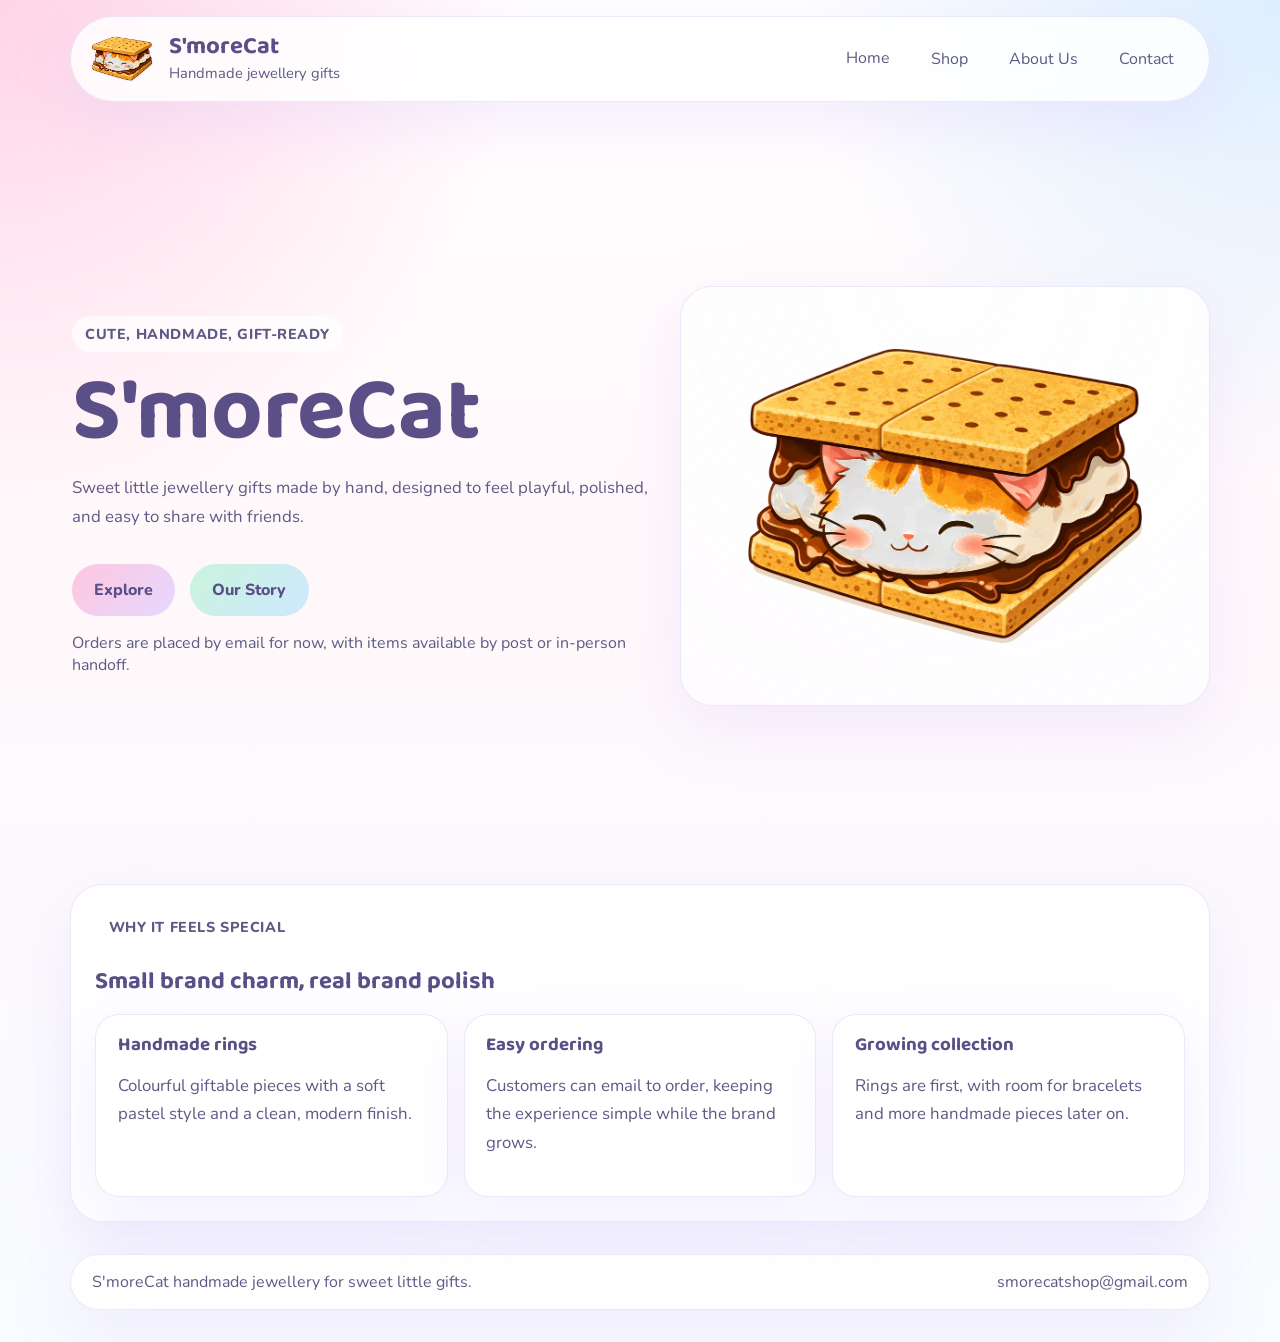
<file: index.html>
<!DOCTYPE html>
<html lang="en">
  <head>
    <meta charset="UTF-8" />
    <meta name="viewport" content="width=device-width, initial-scale=1.0" />
    <title>S'moreCat | Handmade Jewellery Gifts</title>
    <meta
      name="description"
      content="S'moreCat makes cute handmade jewellery gifts with a pastel, playful style."
    />
    <link rel="preconnect" href="https://fonts.googleapis.com" />
    <link rel="preconnect" href="https://fonts.gstatic.com" crossorigin />
    <link
      href="https://fonts.googleapis.com/css2?family=Baloo+2:wght@500;600;700&family=Nunito:wght@400;500;700;800&display=swap"
      rel="stylesheet"
    />
    <link rel="stylesheet" href="./styles.css" />
  </head>
  <body>
    <div class="page-shell">
      <header class="site-header">
        <a class="brand" href="./index.html" aria-label="S'moreCat home">
          <img
            class="brand-logo"
            src="./assets/logo-transparent.png"
            alt="S'moreCat logo"
          />
          <span>
            <strong class="brand-name">S'moreCat</strong>
            <span class="brand-tag">Handmade jewellery gifts</span>
          </span>
        </a>
        <nav class="site-nav" aria-label="Main navigation">
          <a class="nav-link current" href="./index.html">Home</a>
          <a class="nav-link" href="./shop.html">Shop</a>
          <a class="nav-link" href="./about.html">About Us</a>
          <a class="nav-link" href="./contact.html">Contact</a>
        </nav>
      </header>

      <main>
        <section class="hero">
          <div class="hero-copy">
            <p class="eyebrow">Cute, handmade, gift-ready</p>
            <h1>S'moreCat</h1>
            <p class="hero-text">
              Sweet little jewellery gifts made by hand, designed to feel playful,
              polished, and easy to share with friends.
            </p>
            <div class="hero-actions">
              <a class="button button-primary" href="./shop.html">Explore</a>
              <a class="button button-secondary" href="./about.html">Our Story</a>
            </div>
            <p class="hero-note">
              Orders are placed by email for now, with items available by post or
              in-person handoff.
            </p>
          </div>

          <div class="hero-art">
            <img
              class="hero-logo"
              src="./assets/logo-transparent.png"
              alt="S'moreCat logo illustration"
            />
          </div>
        </section>

        <section class="section-card">
          <div class="section-heading">
            <p class="eyebrow">Why it feels special</p>
            <h2>Small brand charm, real brand polish</h2>
          </div>
          <div class="feature-grid">
            <article class="feature-card">
              <h3>Handmade rings</h3>
              <p>
                Colourful giftable pieces with a soft pastel style and a clean,
                modern finish.
              </p>
            </article>
            <article class="feature-card">
              <h3>Easy ordering</h3>
              <p>
                Customers can email to order, keeping the experience simple while
                the brand grows.
              </p>
            </article>
            <article class="feature-card">
              <h3>Growing collection</h3>
              <p>
                Rings are first, with room for bracelets and more handmade pieces
                later on.
              </p>
            </article>
          </div>
        </section>
      </main>

      <footer class="site-footer">
        <p>S'moreCat handmade jewellery for sweet little gifts.</p>
        <a href="mailto:smorecatshop@gmail.com">smorecatshop@gmail.com</a>
      </footer>
    </div>
  </body>
</html>
</file>
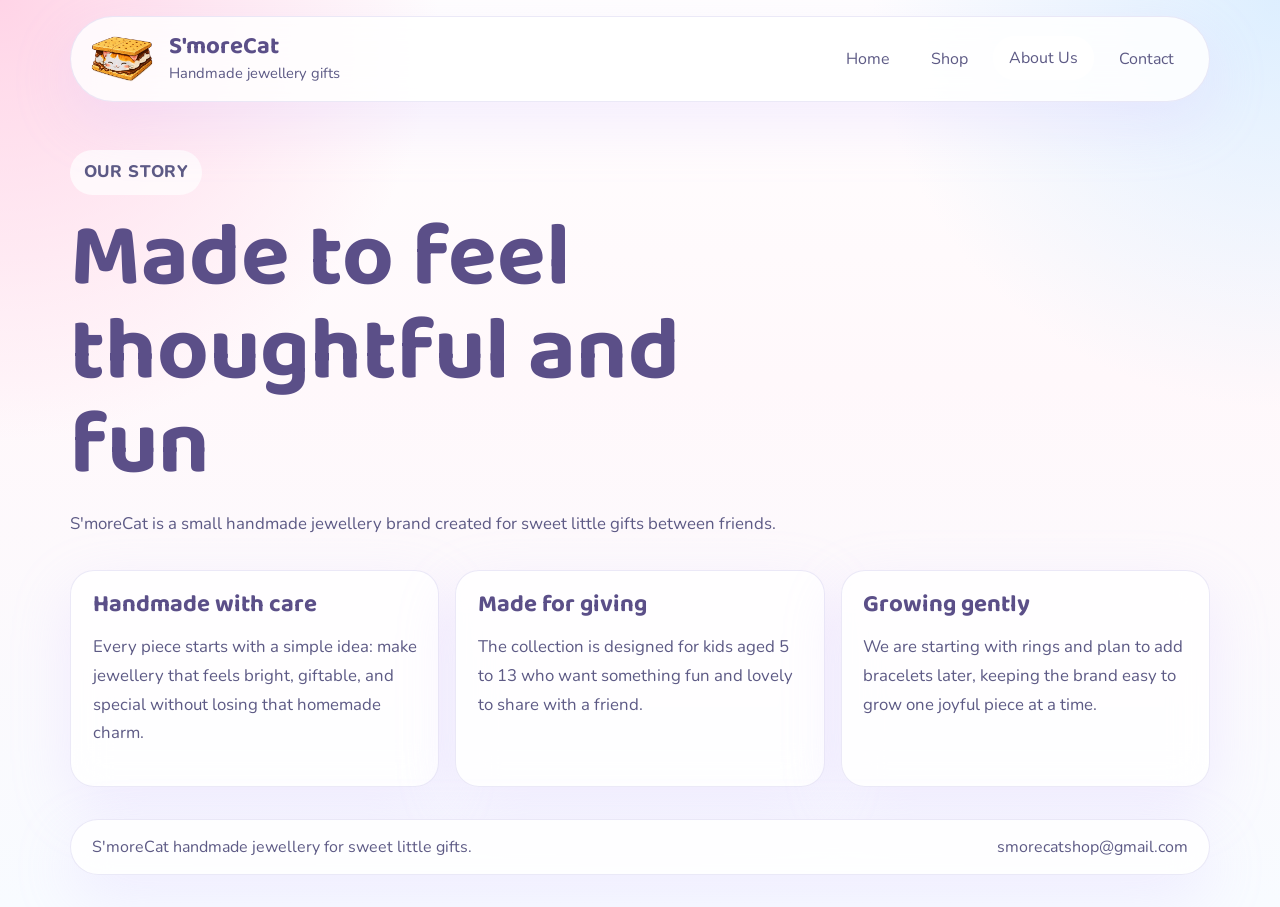
<file: about.html>
<!DOCTYPE html>
<html lang="en">
  <head>
    <meta charset="UTF-8" />
    <meta name="viewport" content="width=device-width, initial-scale=1.0" />
    <title>S'moreCat | About Us</title>
    <meta
      name="description"
      content="Learn about S'moreCat, a handmade jewellery brand for thoughtful little gifts."
    />
    <link rel="preconnect" href="https://fonts.googleapis.com" />
    <link rel="preconnect" href="https://fonts.gstatic.com" crossorigin />
    <link
      href="https://fonts.googleapis.com/css2?family=Baloo+2:wght@500;600;700&family=Nunito:wght@400;500;700;800&display=swap"
      rel="stylesheet"
    />
    <link rel="stylesheet" href="./styles.css" />
  </head>
  <body>
    <div class="page-shell">
      <header class="site-header">
        <a class="brand" href="./index.html" aria-label="S'moreCat home">
          <img
            class="brand-logo"
            src="./assets/logo-transparent.png"
            alt="S'moreCat logo"
          />
          <span>
            <strong class="brand-name">S'moreCat</strong>
            <span class="brand-tag">Handmade jewellery gifts</span>
          </span>
        </a>
        <nav class="site-nav" aria-label="Main navigation">
          <a class="nav-link" href="./index.html">Home</a>
          <a class="nav-link" href="./shop.html">Shop</a>
          <a class="nav-link current" href="./about.html">About Us</a>
          <a class="nav-link" href="./contact.html">Contact</a>
        </nav>
      </header>

      <main class="page-main">
        <section class="page-intro">
          <p class="eyebrow">Our story</p>
          <h1>Made to feel thoughtful and fun</h1>
          <p>
            S'moreCat is a small handmade jewellery brand created for sweet little
            gifts between friends.
          </p>
        </section>

        <section class="story-layout">
          <article class="story-card">
            <h2>Handmade with care</h2>
            <p>
              Every piece starts with a simple idea: make jewellery that feels
              bright, giftable, and special without losing that homemade charm.
            </p>
          </article>
          <article class="story-card">
            <h2>Made for giving</h2>
            <p>
              The collection is designed for kids aged 5 to 13 who want something
              fun and lovely to share with a friend.
            </p>
          </article>
          <article class="story-card">
            <h2>Growing gently</h2>
            <p>
              We are starting with rings and plan to add bracelets later, keeping
              the brand easy to grow one joyful piece at a time.
            </p>
          </article>
        </section>
      </main>

      <footer class="site-footer">
        <p>S'moreCat handmade jewellery for sweet little gifts.</p>
        <a href="mailto:smorecatshop@gmail.com">smorecatshop@gmail.com</a>
      </footer>
    </div>
  </body>
</html>
</file>
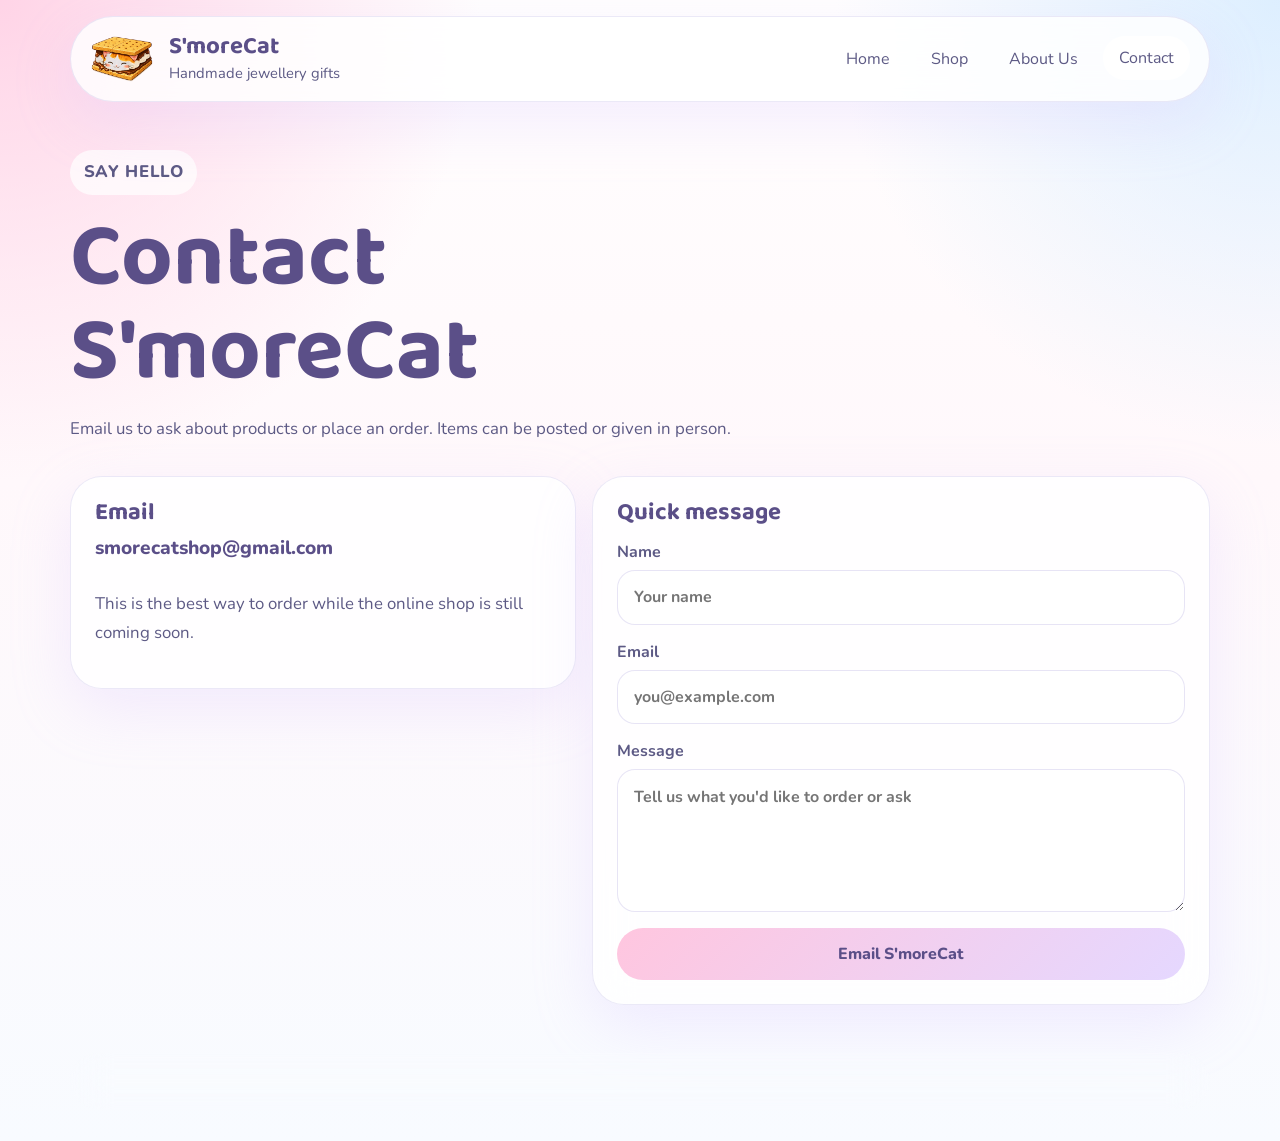
<file: contact.html>
<!DOCTYPE html>
<html lang="en">
  <head>
    <meta charset="UTF-8" />
    <meta name="viewport" content="width=device-width, initial-scale=1.0" />
    <title>S'moreCat | Contact</title>
    <meta
      name="description"
      content="Contact S'moreCat to ask about handmade jewellery gifts or place an order."
    />
    <link rel="preconnect" href="https://fonts.googleapis.com" />
    <link rel="preconnect" href="https://fonts.gstatic.com" crossorigin />
    <link
      href="https://fonts.googleapis.com/css2?family=Baloo+2:wght@500;600;700&family=Nunito:wght@400;500;700;800&display=swap"
      rel="stylesheet"
    />
    <link rel="stylesheet" href="./styles.css" />
  </head>
  <body>
    <div class="page-shell">
      <header class="site-header">
        <a class="brand" href="./index.html" aria-label="S'moreCat home">
          <img
            class="brand-logo"
            src="./assets/logo-transparent.png"
            alt="S'moreCat logo"
          />
          <span>
            <strong class="brand-name">S'moreCat</strong>
            <span class="brand-tag">Handmade jewellery gifts</span>
          </span>
        </a>
        <nav class="site-nav" aria-label="Main navigation">
          <a class="nav-link" href="./index.html">Home</a>
          <a class="nav-link" href="./shop.html">Shop</a>
          <a class="nav-link" href="./about.html">About Us</a>
          <a class="nav-link current" href="./contact.html">Contact</a>
        </nav>
      </header>

      <main class="page-main contact-layout">
        <section class="page-intro">
          <p class="eyebrow">Say hello</p>
          <h1>Contact S'moreCat</h1>
          <p>
            Email us to ask about products or place an order. Items can be posted
            or given in person.
          </p>
        </section>

        <section class="contact-grid">
          <article class="contact-card">
            <h2>Email</h2>
            <a class="contact-email" href="mailto:smorecatshop@gmail.com">
              smorecatshop@gmail.com
            </a>
            <p>
              This is the best way to order while the online shop is still coming
              soon.
            </p>
          </article>

          <form class="contact-form" action="mailto:smorecatshop@gmail.com" method="post" enctype="text/plain">
            <h2>Quick message</h2>
            <label>
              Name
              <input type="text" name="name" placeholder="Your name" />
            </label>
            <label>
              Email
              <input type="email" name="email" placeholder="you@example.com" />
            </label>
            <label>
              Message
              <textarea
                name="message"
                rows="5"
                placeholder="Tell us what you'd like to order or ask"
              ></textarea>
            </label>
            <button class="button button-primary" type="submit">Email S'moreCat</button>
          </form>
        </section>
      </main>

      <footer class="site-footer">
        <p>S'moreCat handmade jewellery for sweet little gifts.</p>
        <a href="mailto:smorecatshop@gmail.com">smorecatshop@gmail.com</a>
      </footer>
    </div>
  </body>
</html>
</file>
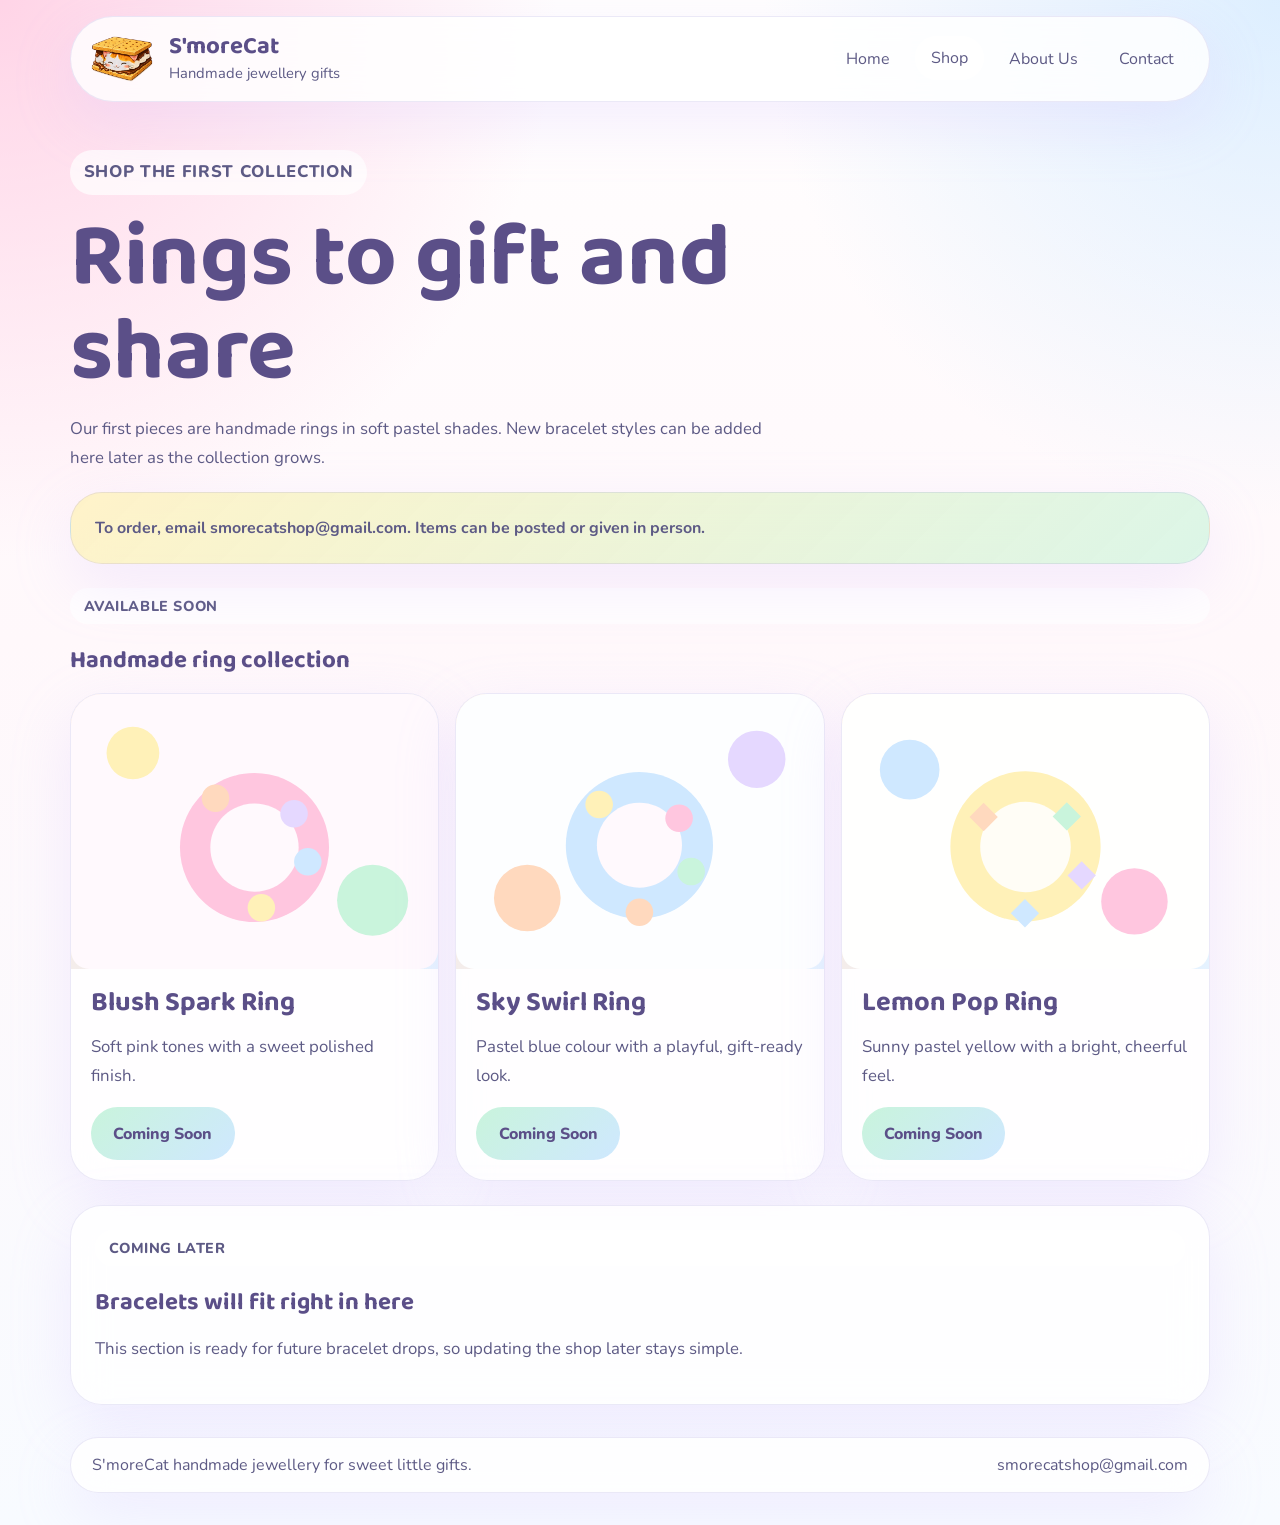
<file: shop.html>
<!DOCTYPE html>
<html lang="en">
  <head>
    <meta charset="UTF-8" />
    <meta name="viewport" content="width=device-width, initial-scale=1.0" />
    <title>S'moreCat | Shop</title>
    <meta
      name="description"
      content="Browse S'moreCat handmade rings and upcoming jewellery collections."
    />
    <link rel="preconnect" href="https://fonts.googleapis.com" />
    <link rel="preconnect" href="https://fonts.gstatic.com" crossorigin />
    <link
      href="https://fonts.googleapis.com/css2?family=Baloo+2:wght@500;600;700&family=Nunito:wght@400;500;700;800&display=swap"
      rel="stylesheet"
    />
    <link rel="stylesheet" href="./styles.css" />
  </head>
  <body>
    <div class="page-shell">
      <header class="site-header">
        <a class="brand" href="./index.html" aria-label="S'moreCat home">
          <img
            class="brand-logo"
            src="./assets/logo-transparent.png"
            alt="S'moreCat logo"
          />
          <span>
            <strong class="brand-name">S'moreCat</strong>
            <span class="brand-tag">Handmade jewellery gifts</span>
          </span>
        </a>
        <nav class="site-nav" aria-label="Main navigation">
          <a class="nav-link" href="./index.html">Home</a>
          <a class="nav-link current" href="./shop.html">Shop</a>
          <a class="nav-link" href="./about.html">About Us</a>
          <a class="nav-link" href="./contact.html">Contact</a>
        </nav>
      </header>

      <main class="page-main">
        <section class="page-intro">
          <p class="eyebrow">Shop the first collection</p>
          <h1>Rings to gift and share</h1>
          <p>
            Our first pieces are handmade rings in soft pastel shades. New bracelet
            styles can be added here later as the collection grows.
          </p>
        </section>

        <section class="notice-banner">
          <p>
            To order, email
            <a href="mailto:smorecatshop@gmail.com">smorecatshop@gmail.com</a>.
            Items can be posted or given in person.
          </p>
        </section>

        <section class="product-section">
          <div class="section-heading">
            <p class="eyebrow">Available soon</p>
            <h2>Handmade ring collection</h2>
          </div>
          <div class="product-grid">
            <article class="product-card">
              <img
                src="./assets/ring-blush.svg"
                alt="Placeholder sketch of a blush pink ring"
              />
              <div class="product-copy">
                <h3>Blush Spark Ring</h3>
                <p>Soft pink tones with a sweet polished finish.</p>
                <button class="button button-pill" type="button">Coming Soon</button>
              </div>
            </article>

            <article class="product-card">
              <img
                src="./assets/ring-sky.svg"
                alt="Placeholder sketch of a sky blue ring"
              />
              <div class="product-copy">
                <h3>Sky Swirl Ring</h3>
                <p>Pastel blue colour with a playful, gift-ready look.</p>
                <button class="button button-pill" type="button">Coming Soon</button>
              </div>
            </article>

            <article class="product-card">
              <img
                src="./assets/ring-lemon.svg"
                alt="Placeholder sketch of a lemon yellow ring"
              />
              <div class="product-copy">
                <h3>Lemon Pop Ring</h3>
                <p>Sunny pastel yellow with a bright, cheerful feel.</p>
                <button class="button button-pill" type="button">Coming Soon</button>
              </div>
            </article>
          </div>
        </section>

        <section class="section-card future-section">
          <div class="section-heading">
            <p class="eyebrow">Coming later</p>
            <h2>Bracelets will fit right in here</h2>
          </div>
          <p class="future-copy">
            This section is ready for future bracelet drops, so updating the shop
            later stays simple.
          </p>
        </section>
      </main>

      <footer class="site-footer">
        <p>S'moreCat handmade jewellery for sweet little gifts.</p>
        <a href="mailto:smorecatshop@gmail.com">smorecatshop@gmail.com</a>
      </footer>
    </div>
  </body>
</html>
</file>
<file: styles.css>
:root {
  --bg: #fffafc;
  --surface: rgba(255, 255, 255, 0.82);
  --surface-strong: #ffffff;
  --text: #5d5a85;
  --heading: #5b4f88;
  --pink: #ffc6df;
  --peach: #ffd9be;
  --yellow: #fff1b8;
  --mint: #c9f4dc;
  --sky: #cfe8ff;
  --lilac: #e5d8ff;
  --border: rgba(146, 132, 208, 0.18);
  --shadow: 0 20px 60px rgba(207, 182, 255, 0.22);
  --radius-xl: 32px;
  --radius-lg: 24px;
  --radius-md: 18px;
  --max-width: 1140px;
}

* {
  box-sizing: border-box;
}

html {
  scroll-behavior: smooth;
}

body {
  margin: 0;
  font-family: "Nunito", sans-serif;
  color: var(--text);
  background:
    radial-gradient(circle at top left, rgba(255, 198, 223, 0.75), transparent 28%),
    radial-gradient(circle at top right, rgba(207, 232, 255, 0.7), transparent 26%),
    linear-gradient(180deg, #fffefe 0%, #fff8fb 42%, #f8fbff 100%);
}

img {
  display: block;
  max-width: 100%;
}

a {
  color: inherit;
  text-decoration: none;
}

button,
input,
textarea {
  font: inherit;
}

.page-shell {
  width: min(calc(100% - 2rem), var(--max-width));
  margin: 0 auto;
  padding: 1rem 0 2rem;
}

.site-header,
.site-footer,
.section-card,
.product-card,
.feature-card,
.story-card,
.contact-card,
.contact-form,
.notice-banner {
  backdrop-filter: blur(18px);
  background: var(--surface);
  border: 1px solid var(--border);
  box-shadow: var(--shadow);
}

.site-header {
  display: flex;
  justify-content: space-between;
  align-items: center;
  gap: 1rem;
  padding: 1rem 1.2rem;
  border-radius: 999px;
  position: sticky;
  top: 1rem;
  z-index: 10;
}

.brand {
  display: inline-flex;
  align-items: center;
  gap: 0.9rem;
}

.brand-logo {
  width: 64px;
  height: 52px;
  object-fit: contain;
}

.brand-name,
h1,
h2,
h3 {
  font-family: "Baloo 2", cursive;
  color: var(--heading);
  margin: 0;
  line-height: 1;
}

.brand-name {
  display: block;
  font-size: 1.5rem;
}

.brand-tag {
  display: block;
  margin-top: 0.2rem;
  font-size: 0.92rem;
}

.site-nav {
  display: flex;
  flex-wrap: wrap;
  justify-content: flex-end;
  gap: 0.55rem;
}

.nav-link {
  padding: 0.7rem 1rem;
  border-radius: 999px;
  transition: transform 180ms ease, background 180ms ease;
}

.nav-link:hover,
.nav-link:focus-visible,
.nav-link.current {
  background: rgba(255, 255, 255, 0.95);
  transform: translateY(-1px);
}

.hero,
.page-intro,
.story-layout,
.contact-grid {
  margin-top: 2rem;
}

.hero {
  display: grid;
  grid-template-columns: 1.05fr 0.95fr;
  gap: 1.5rem;
  align-items: center;
  min-height: calc(100vh - 11rem);
}

.hero-copy {
  padding: 1rem 0.25rem 1rem 0.1rem;
}

.eyebrow {
  display: inline-flex;
  margin: 0 0 1rem;
  padding: 0.5rem 0.85rem;
  border-radius: 999px;
  background: rgba(255, 255, 255, 0.72);
  font-size: 0.9rem;
  font-weight: 800;
  letter-spacing: 0.04em;
  text-transform: uppercase;
}

h1 {
  font-size: clamp(3rem, 8vw, 5.6rem);
}

.hero-text,
.page-intro p,
.future-copy,
.product-copy p,
.story-card p,
.feature-card p,
.contact-card p {
  line-height: 1.7;
  font-size: 1.05rem;
}

.hero-actions {
  display: flex;
  flex-wrap: wrap;
  gap: 0.9rem;
  margin: 2rem 0 1rem;
}

.button {
  display: inline-flex;
  align-items: center;
  justify-content: center;
  padding: 0.95rem 1.4rem;
  border: 0;
  border-radius: 999px;
  cursor: pointer;
  font-weight: 800;
  transition: transform 180ms ease, box-shadow 180ms ease;
}

.button:hover,
.button:focus-visible {
  transform: translateY(-2px);
  box-shadow: 0 16px 28px rgba(207, 182, 255, 0.28);
}

.button-primary {
  background: linear-gradient(135deg, var(--pink), var(--lilac));
  color: var(--heading);
}

.button-secondary,
.button-pill {
  background: linear-gradient(135deg, var(--mint), var(--sky));
  color: var(--heading);
}

.hero-note {
  max-width: 36rem;
  margin: 0;
}

.hero-art {
  display: grid;
  place-items: center;
  padding: 2rem;
  border-radius: var(--radius-xl);
  background:
    radial-gradient(circle at top, rgba(255, 255, 255, 0.96), rgba(255, 255, 255, 0.8)),
    linear-gradient(135deg, rgba(255, 198, 223, 0.18), rgba(207, 232, 255, 0.18));
  border: 1px solid var(--border);
  box-shadow: var(--shadow);
  min-height: 420px;
}

.hero-logo {
  width: min(100%, 420px);
  height: auto;
  display: block;
}

.section-card,
.notice-banner {
  border-radius: var(--radius-xl);
  padding: 1.5rem;
}

.section-card {
  margin-top: 1.6rem;
}

.section-heading {
  display: grid;
  gap: 0.5rem;
  margin-bottom: 1.25rem;
}

.section-heading h2,
.page-intro h1 {
  line-height: 1.05;
}

.feature-grid,
.product-grid,
.story-layout,
.contact-grid {
  display: grid;
  gap: 1rem;
}

.feature-grid {
  grid-template-columns: repeat(3, minmax(0, 1fr));
}

.feature-card,
.story-card {
  border-radius: var(--radius-lg);
  padding: 1.35rem;
}

.page-main {
  padding-top: 1rem;
}

.page-intro {
  max-width: 45rem;
}

.notice-banner {
  margin-top: 1.2rem;
  background: linear-gradient(135deg, rgba(255, 241, 184, 0.75), rgba(201, 244, 220, 0.65));
}

.notice-banner p {
  margin: 0;
  font-weight: 700;
}

.product-section {
  margin-top: 1.5rem;
}

.product-grid {
  grid-template-columns: repeat(3, minmax(0, 1fr));
}

.product-card {
  border-radius: var(--radius-xl);
  overflow: hidden;
}

.product-card img {
  aspect-ratio: 4 / 3;
  width: 100%;
  object-fit: cover;
  background: linear-gradient(135deg, rgba(255, 214, 190, 0.55), rgba(207, 232, 255, 0.55));
}

.product-copy {
  padding: 1.25rem;
}

.product-copy h3 {
  margin-bottom: 0.75rem;
  font-size: 1.7rem;
}

.future-section {
  margin-top: 1.5rem;
}

.story-layout {
  grid-template-columns: repeat(3, minmax(0, 1fr));
}

.contact-layout {
  padding-bottom: 1rem;
}

.contact-grid {
  grid-template-columns: 0.9fr 1.1fr;
  align-items: start;
}

.contact-card,
.contact-form {
  border-radius: var(--radius-xl);
  padding: 1.5rem;
}

.contact-email {
  display: inline-block;
  margin: 0.6rem 0 0.8rem;
  font-size: 1.2rem;
  font-weight: 800;
  color: var(--heading);
}

.contact-form {
  display: grid;
  gap: 1rem;
}

.contact-form label {
  display: grid;
  gap: 0.45rem;
  font-weight: 700;
}

.contact-form input,
.contact-form textarea {
  width: 100%;
  padding: 0.95rem 1rem;
  border: 1px solid rgba(146, 132, 208, 0.22);
  border-radius: 18px;
  background: rgba(255, 255, 255, 0.86);
  color: var(--text);
}

.contact-form textarea {
  resize: vertical;
}

.site-footer {
  display: flex;
  justify-content: space-between;
  align-items: center;
  gap: 1rem;
  margin-top: 2rem;
  padding: 1rem 1.3rem;
  border-radius: 999px;
}

.site-footer p {
  margin: 0;
}

@media (max-width: 920px) {
  .site-header,
  .hero,
  .feature-grid,
  .product-grid,
  .story-layout,
  .contact-grid,
  .site-footer {
    grid-template-columns: 1fr;
  }

  .site-header,
  .site-footer {
    border-radius: 28px;
  }

  .site-header,
  .site-footer,
  .hero-actions {
    flex-direction: column;
    align-items: stretch;
  }

  .site-nav {
    justify-content: stretch;
  }

  .nav-link {
    text-align: center;
  }

  .hero {
    min-height: auto;
  }
}

@media (max-width: 640px) {
  .page-shell {
    width: min(calc(100% - 1rem), var(--max-width));
    padding-top: 0.5rem;
  }

  .site-header,
  .hero-art,
  .section-card,
  .product-card,
  .story-card,
  .contact-card,
  .contact-form,
  .notice-banner,
  .site-footer {
    border-radius: 24px;
  }

  h1 {
    font-size: clamp(2.7rem, 12vw, 4rem);
  }

  .product-copy h3 {
    font-size: 1.5rem;
  }
}
</file>
